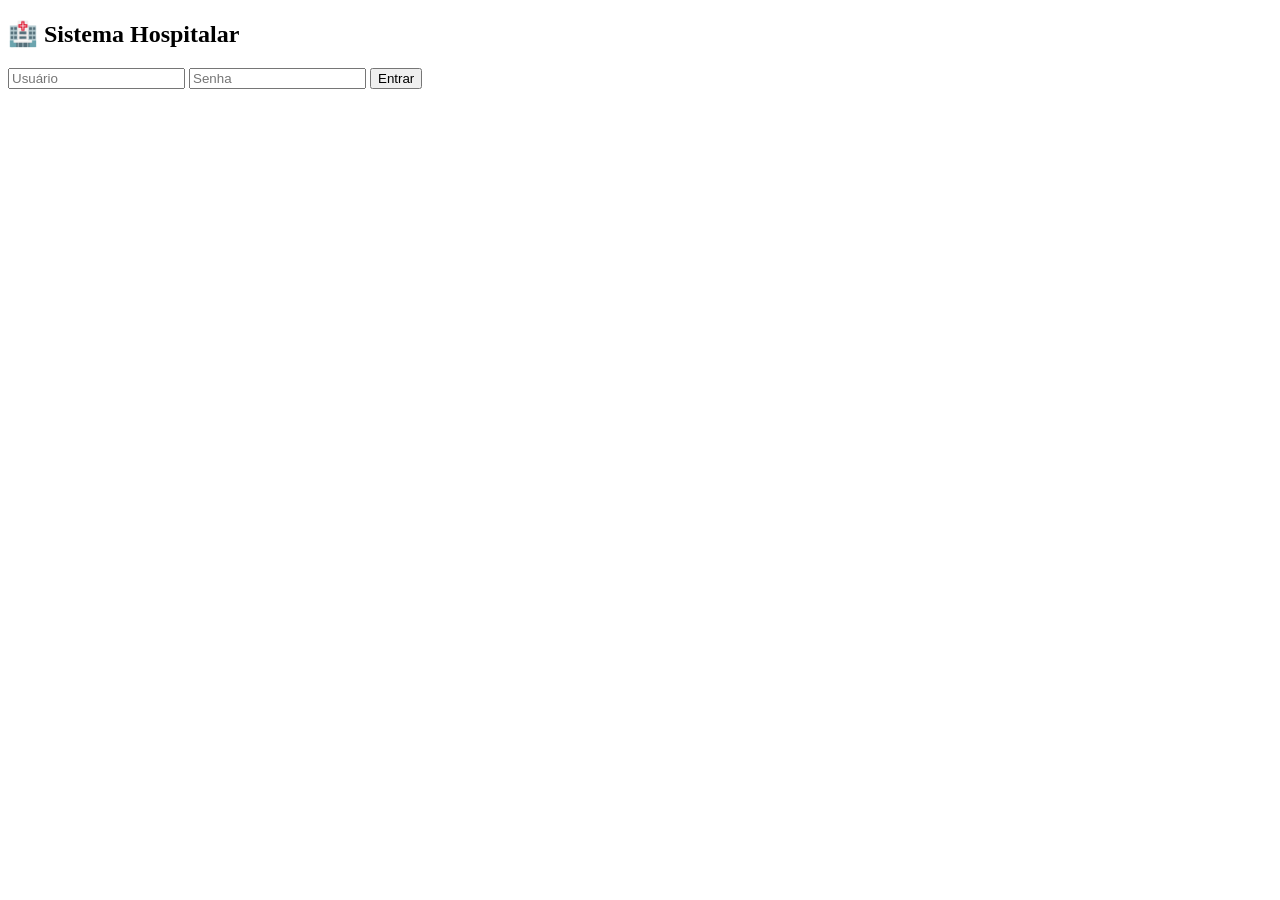
<file: frontend/index.html>
<!DOCTYPE html>
<html lang="pt-BR">
<head>
  <meta charset="UTF-8">
  <meta name="viewport" content="width=device-width, initial-scale=1.0">
  <title>Sistema Hospitalar - Login</title>
  <link rel="stylesheet" href="css/style.css">
</head>

<body>

<div class="container">

  <h2>🏥 Sistema Hospitalar</h2>

  <input id="usuario" type="text" placeholder="Usuário">
  
  <input id="senha" type="password" placeholder="Senha">

  <button type="button" onclick="login()">Entrar</button>

  <p id="mensagem"></p>

</div>

<script>

async function login() {

  const usuario = document.getElementById("usuario").value.trim();
  const senha = document.getElementById("senha").value;

  const mensagem = document.getElementById("mensagem");

  if (!usuario || !senha) {
    mensagem.textContent = "Digite o usuário e a senha.";
    return;
  }

  mensagem.textContent = "Entrando...";

  try {

    const resposta = await fetch("/login", {
      method: "POST",
      headers: {
        "Content-Type": "application/json"
      },
      body: JSON.stringify({
        usuario: usuario,
        senha: senha
      })
    });

    const data = await resposta.json();

    if (!resposta.ok) {
      mensagem.textContent = data.erro || "Usuário ou senha inválidos.";
      return;
    }

    if (data.tipo === "triagem") {
      window.location.href = "triagem.html";
      return;
    }

    if (data.tipo === "medico") {
      window.location.href = "medico.html";
      return;
    }

    if (data.tipo === "atendimento") {
      window.location.href = "atendimento.html";
      return;
    }

    mensagem.textContent = "Tipo de usuário não reconhecido.";

  } catch (erro) {

    console.error(erro);

    mensagem.textContent =
      "Erro ao conectar com o servidor.";

  }

}

</script>

</body>
</html>
</file>
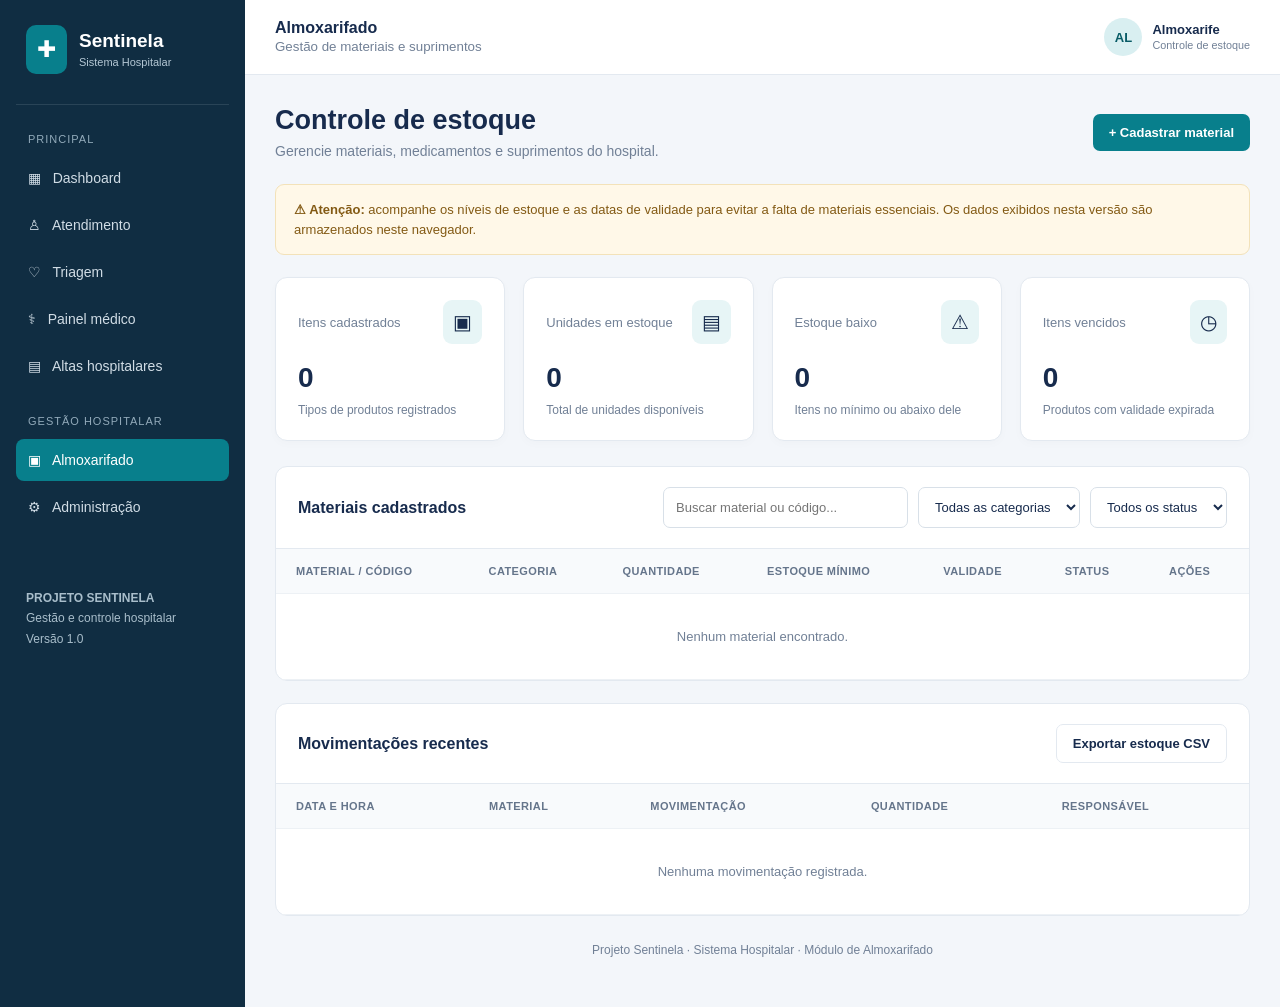
<file: frontend/almoxarifado.html>
<!DOCTYPE html>
<html lang="pt-BR">
<head>
<meta charset="UTF-8">
<meta name="viewport" content="width=device-width, initial-scale=1.0">
<title>Almoxarifado | Projeto Sentinela</title>

<style>
:root {
    --primary: #087f8c;
    --primary-dark: #075b66;
    --bg: #f3f6fa;
    --white: #ffffff;
    --text: #172b4d;
    --muted: #718096;
    --border: #e3e9f0;
    --green: #16845b;
    --red: #d64545;
    --orange: #c47b13;
}

* {
    margin: 0;
    padding: 0;
    box-sizing: border-box;
    font-family: "Segoe UI", Arial, sans-serif;
}

body {
    background: var(--bg);
    color: var(--text);
}

.layout {
    display: flex;
    min-height: 100vh;
}

/* MENU LATERAL */
.sidebar {
    width: 245px;
    background: #102d42;
    color: white;
    padding: 25px 16px;
    flex-shrink: 0;
}

.logo {
    display: flex;
    align-items: center;
    gap: 12px;
    padding: 0 10px 30px;
    border-bottom: 1px solid #294457;
}

.logo-icon {
    background: var(--primary);
    border-radius: 10px;
    padding: 11px;
    font-size: 23px;
}

.logo h2 {
    font-size: 19px;
}

.logo small {
    color: #b5c8d5;
    font-size: 11px;
}

.menu-title {
    font-size: 11px;
    color: #92aaba;
    margin: 28px 12px 12px;
    text-transform: uppercase;
    letter-spacing: 1px;
}

.menu a {
    display: flex;
    align-items: center;
    gap: 12px;
    text-decoration: none;
    color: #d0dce5;
    padding: 13px 12px;
    border-radius: 8px;
    margin-bottom: 5px;
    font-size: 14px;
    transition: .2s;
}

.menu a:hover,
.menu a.active {
    background: var(--primary);
    color: white;
}

.sidebar-footer {
    margin-top: 45px;
    padding: 15px 10px;
    color: #a9becb;
    font-size: 12px;
    line-height: 1.7;
}

/* CONTEÚDO */
.main {
    flex: 1;
    min-width: 0;
}

.topbar {
    height: 75px;
    background: white;
    border-bottom: 1px solid var(--border);
    display: flex;
    justify-content: space-between;
    align-items: center;
    padding: 0 30px;
    gap: 15px;
}

.topbar small {
    color: var(--muted);
}

.user {
    display: flex;
    align-items: center;
    gap: 10px;
    font-size: 13px;
}

.avatar {
    background: #d9eff1;
    color: var(--primary-dark);
    border-radius: 50%;
    width: 38px;
    height: 38px;
    display: grid;
    place-items: center;
    font-weight: bold;
}

.content {
    padding: 30px;
    max-width: 1600px;
    margin: auto;
}

.page-heading {
    display: flex;
    justify-content: space-between;
    align-items: center;
    gap: 20px;
    flex-wrap: wrap;
    margin-bottom: 25px;
}

.page-heading h1 {
    font-size: 27px;
    margin-bottom: 7px;
}

.page-heading p {
    color: var(--muted);
    font-size: 14px;
}

.btn {
    border: none;
    border-radius: 7px;
    padding: 11px 16px;
    cursor: pointer;
    font-weight: 600;
    font-size: 13px;
    transition: .2s;
}

.btn-primary {
    background: var(--primary);
    color: white;
}

.btn-primary:hover {
    background: var(--primary-dark);
}

.btn-light {
    background: white;
    border: 1px solid var(--border);
    color: var(--text);
}

.btn-danger {
    background: #fff0f0;
    color: var(--red);
}

/* INDICADORES */
.stats {
    display: grid;
    grid-template-columns: repeat(4, minmax(0, 1fr));
    gap: 18px;
    margin-bottom: 25px;
}

.stat-card {
    background: white;
    padding: 22px;
    border: 1px solid var(--border);
    border-radius: 12px;
    box-shadow: 0 3px 10px #18324b05;
}

.stat-top {
    display: flex;
    justify-content: space-between;
    align-items: center;
    margin-bottom: 18px;
    gap: 10px;
}

.stat-label {
    font-size: 13px;
    color: var(--muted);
}

.stat-icon {
    background: #e7f5f6;
    padding: 10px;
    border-radius: 9px;
    font-size: 20px;
}

.stat-card h2 {
    font-size: 28px;
    margin-bottom: 6px;
}

.stat-card small {
    font-size: 12px;
    color: var(--muted);
}

/* PAINÉIS */
.panel {
    background: white;
    border: 1px solid var(--border);
    border-radius: 12px;
    margin-bottom: 22px;
    overflow: hidden;
}

.panel-header {
    padding: 20px 22px;
    border-bottom: 1px solid var(--border);
    display: flex;
    justify-content: space-between;
    align-items: center;
    gap: 15px;
    flex-wrap: wrap;
}

.panel-header h3 {
    font-size: 16px;
}

.filters {
    display: flex;
    gap: 10px;
    flex-wrap: wrap;
}

input, select {
    padding: 11px 12px;
    border: 1px solid #d8e0e8;
    border-radius: 7px;
    background: white;
    outline: none;
    color: var(--text);
    font-size: 13px;
}

input:focus, select:focus {
    border-color: var(--primary);
    box-shadow: 0 0 0 2px #087f8c15;
}

.search {
    width: 245px;
}

.table-wrap {
    width: 100%;
    overflow-x: auto;
}

table {
    width: 100%;
    border-collapse: collapse;
    white-space: nowrap;
}

th {
    background: #f8fafc;
    color: #65758b;
    font-size: 11px;
    font-weight: 700;
    text-transform: uppercase;
    letter-spacing: .4px;
}

th, td {
    padding: 16px 20px;
    text-align: left;
    border-bottom: 1px solid #edf1f5;
}

td {
    font-size: 13px;
}

tbody tr:hover {
    background: #f9fbfd;
}

.item-name {
    font-weight: 600;
}

.item-code {
    color: var(--muted);
    font-size: 11px;
    margin-top: 5px;
}

.badge {
    display: inline-block;
    padding: 6px 9px;
    border-radius: 20px;
    font-size: 11px;
    font-weight: 700;
}

.badge-ok {
    color: var(--green);
    background: #e5f7ee;
}

.badge-low {
    color: var(--orange);
    background: #fff3dc;
}

.badge-out {
    color: var(--red);
    background: #ffe8e8;
}

.badge-expired {
    color: #8b2938;
    background: #fce4e8;
}

.actions {
    display: flex;
    gap: 7px;
}

.action-btn {
    border: 1px solid var(--border);
    background: white;
    border-radius: 6px;
    padding: 7px 9px;
    cursor: pointer;
    font-size: 12px;
}

.action-btn:hover {
    border-color: var(--primary);
    color: var(--primary);
}

.empty {
    padding: 35px;
    text-align: center;
    color: var(--muted);
}

.footer {
    padding: 5px 0 20px;
    color: var(--muted);
    font-size: 12px;
    text-align: center;
}

/* MODAL */
.modal {
    display: none;
    position: fixed;
    inset: 0;
    z-index: 10;
    background: #0d223b88;
    justify-content: center;
    align-items: center;
    padding: 20px;
}

.modal.show {
    display: flex;
}

.modal-box {
    background: white;
    border-radius: 14px;
    width: 100%;
    max-width: 560px;
    max-height: 90vh;
    overflow-y: auto;
    box-shadow: 0 20px 60px #0002;
}

.modal-header {
    display: flex;
    justify-content: space-between;
    align-items: center;
    padding: 22px;
    border-bottom: 1px solid var(--border);
}

.modal-header h3 {
    font-size: 18px;
}

.close {
    border: none;
    background: none;
    cursor: pointer;
    font-size: 24px;
    color: var(--muted);
}

.modal-body {
    padding: 22px;
}

.form-grid {
    display: grid;
    grid-template-columns: 1fr 1fr;
    gap: 17px;
}

.field {
    display: flex;
    flex-direction: column;
    gap: 7px;
}

.field label {
    font-size: 12px;
    font-weight: 600;
}

.field input, .field select {
    width: 100%;
}

.full {
    grid-column: 1 / -1;
}

.modal-actions {
    display: flex;
    justify-content: flex-end;
    gap: 10px;
    margin-top: 25px;
}

.notice {
    padding: 15px 18px;
    background: #fff8e8;
    color: #835a14;
    border: 1px solid #f3e2b9;
    border-radius: 9px;
    margin-bottom: 22px;
    font-size: 13px;
    line-height: 1.5;
}

@media(max-width: 1050px) {
    .stats {
        grid-template-columns: repeat(2, 1fr);
    }

    .sidebar {
        width: 205px;
    }
}

@media(max-width: 700px) {
    .sidebar {
        display: none;
    }

    .content {
        padding: 18px 12px;
    }

    .topbar {
        padding: 0 15px;
    }

    .stats {
        gap: 10px;
    }

    .stat-card {
        padding: 15px;
    }

    .stat-card h2 {
        font-size: 23px;
    }

    .search {
        width: 100%;
    }

    .filters {
        width: 100%;
    }

    .filters input, .filters select {
        flex: 1;
        min-width: 120px;
    }

    .form-grid {
        grid-template-columns: 1fr;
    }

    .full {
        grid-column: auto;
    }
}
</style>
</head>

<body>
<div class="layout">

    <aside class="sidebar">
        <div class="logo">
            <div class="logo-icon">✚</div>
            <div>
                <h2>Sentinela</h2>
                <small>Sistema Hospitalar</small>
            </div>
        </div>

        <div class="menu-title">Principal</div>
        <nav class="menu">
            <a href="admin2.html">▦ &nbsp; Dashboard</a>
            <a href="atendimento.html">♙ &nbsp; Atendimento</a>
            <a href="triagem.html">♡ &nbsp; Triagem</a>
            <a href="medico.html">⚕ &nbsp; Painel médico</a>
            <a href="alta.html">▤ &nbsp; Altas hospitalares</a>
        </nav>

        <div class="menu-title">Gestão hospitalar</div>
        <nav class="menu">
            <a href="almoxarifado.html" class="active">▣ &nbsp; Almoxarifado</a>
            <a href="admin2.html">⚙ &nbsp; Administração</a>
        </nav>

        <div class="sidebar-footer">
            <strong>PROJETO SENTINELA</strong><br>
            Gestão e controle hospitalar<br>
            Versão 1.0
        </div>
    </aside>

    <main class="main">
        <header class="topbar">
            <div>
                <strong>Almoxarifado</strong><br>
                <small>Gestão de materiais e suprimentos</small>
            </div>

            <div class="user">
                <div class="avatar">AL</div>
                <div>
                    <strong>Almoxarife</strong><br>
                    <small>Controle de estoque</small>
                </div>
            </div>
        </header>

        <section class="content">
            <div class="page-heading">
                <div>
                    <h1>Controle de estoque</h1>
                    <p>Gerencie materiais, medicamentos e suprimentos do hospital.</p>
                </div>

                <button class="btn btn-primary" onclick="abrirModal()">
                    + Cadastrar material
                </button>
            </div>

            <div class="notice">
                <strong>⚠ Atenção:</strong> acompanhe os níveis de estoque e as
                datas de validade para evitar a falta de materiais essenciais.
                Os dados exibidos nesta versão são armazenados neste navegador.
            </div>

            <div class="stats">
                <div class="stat-card">
                    <div class="stat-top">
                        <span class="stat-label">Itens cadastrados</span>
                        <span class="stat-icon">▣</span>
                    </div>
                    <h2 id="totalItens">0</h2>
                    <small>Tipos de produtos registrados</small>
                </div>

                <div class="stat-card">
                    <div class="stat-top">
                        <span class="stat-label">Unidades em estoque</span>
                        <span class="stat-icon">▤</span>
                    </div>
                    <h2 id="totalUnidades">0</h2>
                    <small>Total de unidades disponíveis</small>
                </div>

                <div class="stat-card">
                    <div class="stat-top">
                        <span class="stat-label">Estoque baixo</span>
                        <span class="stat-icon">⚠</span>
                    </div>
                    <h2 id="estoqueBaixo">0</h2>
                    <small>Itens no mínimo ou abaixo dele</small>
                </div>

                <div class="stat-card">
                    <div class="stat-top">
                        <span class="stat-label">Itens vencidos</span>
                        <span class="stat-icon">◷</span>
                    </div>
                    <h2 id="itensVencidos">0</h2>
                    <small>Produtos com validade expirada</small>
                </div>
            </div>

            <section class="panel">
                <div class="panel-header">
                    <h3>Materiais cadastrados</h3>
                    <div class="filters">
                        <input
                            type="search"
                            id="pesquisa"
                            class="search"
                            placeholder="Buscar material ou código..."
                            oninput="renderizar()"
                        >

                        <select id="filtroCategoria" onchange="renderizar()">
                            <option value="">Todas as categorias</option>
                            <option value="Medicamentos">Medicamentos</option>
                            <option value="Descartáveis">Descartáveis</option>
                            <option value="Equipamentos">Equipamentos</option>
                            <option value="Higiene">Higiene</option>
                            <option value="EPIs">EPIs</option>
                            <option value="Outros">Outros</option>
                        </select>

                        <select id="filtroStatus" onchange="renderizar()">
                            <option value="">Todos os status</option>
                            <option value="ok">Normal</option>
                            <option value="baixo">Estoque baixo</option>
                            <option value="vencido">Vencido</option>
                            <option value="esgotado">Esgotado</option>
                        </select>
                    </div>
                </div>

                <div class="table-wrap">
                    <table>
                        <thead>
                            <tr>
                                <th>Material / Código</th>
                                <th>Categoria</th>
                                <th>Quantidade</th>
                                <th>Estoque mínimo</th>
                                <th>Validade</th>
                                <th>Status</th>
                                <th>Ações</th>
                            </tr>
                        </thead>
                        <tbody id="tabelaEstoque"></tbody>
                    </table>
                </div>
            </section>

            <section class="panel">
                <div class="panel-header">
                    <h3>Movimentações recentes</h3>
                    <button class="btn btn-light" onclick="exportarCSV()">
                        Exportar estoque CSV
                    </button>
                </div>

                <div class="table-wrap">
                    <table>
                        <thead>
                            <tr>
                                <th>Data e hora</th>
                                <th>Material</th>
                                <th>Movimentação</th>
                                <th>Quantidade</th>
                                <th>Responsável</th>
                            </tr>
                        </thead>
                        <tbody id="tabelaMovimentos"></tbody>
                    </table>
                </div>
            </section>

            <div class="footer">
                Projeto Sentinela · Sistema Hospitalar · Módulo de Almoxarifado
            </div>
        </section>
    </main>
</div>

<!-- MODAL DE CADASTRO -->
<div class="modal" id="modalMaterial">
    <div class="modal-box">
        <div class="modal-header">
            <h3 id="tituloModal">Cadastrar material</h3>
            <button class="close" onclick="fecharModal()">×</button>
        </div>

        <form id="formMaterial" class="modal-body">
            <div class="form-grid">
                <div class="field full">
                    <label for="nome">Nome do material *</label>
                    <input id="nome" required maxlength="100"
                           placeholder="Ex.: Luvas descartáveis">
                </div>

                <div class="field">
                    <label for="codigo">Código *</label>
                    <input id="codigo" required maxlength="30"
                           placeholder="Ex.: MAT-001">
                </div>

                <div class="field">
                    <label for="categoria">Categoria *</label>
                    <select id="categoria" required>
                        <option value="">Selecione</option>
                        <option>Medicamentos</option>
                        <option>Descartáveis</option>
                        <option>Equipamentos</option>
                        <option>Higiene</option>
                        <option>EPIs</option>
                        <option>Outros</option>
                    </select>
                </div>

                <div class="field">
                    <label for="quantidade">Quantidade atual *</label>
                    <input id="quantidade" type="number" min="0"
                           step="1" required value="0">
                </div>

                <div class="field">
                    <label for="minimo">Estoque mínimo *</label>
                    <input id="minimo" type="number" min="0"
                           step="1" required value="10">
                </div>

                <div class="field">
                    <label for="validade">Data de validade</label>
                    <input id="validade" type="date">
                </div>

                <div class="field">
                    <label for="unidade">Unidade de medida *</label>
                    <select id="unidade" required>
                        <option value="unidades">Unidades</option>
                        <option value="caixas">Caixas</option>
                        <option value="pacotes">Pacotes</option>
                        <option value="frascos">Frascos</option>
                        <option value="litros">Litros</option>
                        <option value="pares">Pares</option>
                    </select>
                </div>

                <div class="field full">
                    <label for="observacao">Observações</label>
                    <input id="observacao" maxlength="250"
                           placeholder="Informações adicionais (opcional)">
                </div>
            </div>

            <div class="modal-actions">
                <button type="button" class="btn btn-light"
                        onclick="fecharModal()">Cancelar</button>
                <button type="submit" class="btn btn-primary">
                    Salvar material
                </button>
            </div>
        </form>
    </div>
</div>

<!-- MODAL DE ENTRADA E SAÍDA -->
<div class="modal" id="modalMovimento">
    <div class="modal-box">
        <div class="modal-header">
            <h3>Registrar movimentação</h3>
            <button class="close" onclick="fecharMovimento()">×</button>
        </div>

        <form id="formMovimento" class="modal-body">
            <div class="form-grid">
                <div class="field full">
                    <label>Material selecionado</label>
                    <input id="movNome" readonly>
                </div>

                <div class="field">
                    <label for="tipoMovimento">Tipo *</label>
                    <select id="tipoMovimento" required>
                        <option value="Entrada">Entrada</option>
                        <option value="Saída">Saída</option>
                    </select>
                </div>

                <div class="field">
                    <label for="qtdMovimento">Quantidade *</label>
                    <input id="qtdMovimento" type="number"
                           min="1" step="1" required>
                </div>

                <div class="field full">
                    <label for="responsavel">Responsável *</label>
                    <input id="responsavel" required maxlength="80"
                           placeholder="Nome do responsável">
                </div>

                <div class="field full">
                    <label for="motivo">Motivo da movimentação *</label>
                    <input id="motivo" required maxlength="150"
                           placeholder="Ex.: Reposição ou uso na enfermaria">
                </div>
            </div>

            <div class="modal-actions">
                <button type="button" class="btn btn-light"
                        onclick="fecharMovimento()">Cancelar</button>
                <button type="submit" class="btn btn-primary">
                    Confirmar movimentação
                </button>
            </div>
        </form>
    </div>
</div>

<script>
const CHAVE_ESTOQUE = "sentinela_almoxarifado_v1";
const CHAVE_MOVIMENTOS = "sentinela_movimentos_v1";

let materiais = carregar(CHAVE_ESTOQUE, []);
let movimentos = carregar(CHAVE_MOVIMENTOS, []);
let materialEditando = null;
let materialMovimento = null;

function carregar(chave, padrao) {
    try {
        const dados = localStorage.getItem(chave);
        return dados ? JSON.parse(dados) : padrao;
    } catch {
        return padrao;
    }
}

function salvarDados() {
    localStorage.setItem(CHAVE_ESTOQUE, JSON.stringify(materiais));
    localStorage.setItem(CHAVE_MOVIMENTOS, JSON.stringify(movimentos));
}

function escapar(valor) {
    return String(valor ?? "").replace(/[&<>"']/g, caractere => ({
        "&": "&amp;",
        "<": "&lt;",
        ">": "&gt;",
        '"': "&quot;",
        "'": "&#39;"
    })[caractere]);
}

function dataAtual() {
    const agora = new Date();
    const local = new Date(agora.getTime() - agora.getTimezoneOffset() * 60000);
    return local.toISOString().slice(0, 16);
}

function formatarData(data) {
    if (!data) return "Não informada";
    const partes = data.split("-");
    return partes.length === 3
        ? `${partes[2]}/${partes[1]}/${partes[0]}`
        : data;
}

function vencido(item) {
    return !!item.validade &&
        item.validade < new Date().toISOString().slice(0, 10);
}

function statusItem(item) {
    if (vencido(item)) return "vencido";
    if (item.quantidade === 0) return "esgotado";
    if (item.quantidade <= item.minimo) return "baixo";
    return "ok";
}

function nomeStatus(status) {
    return {
        ok: "Normal",
        baixo: "Estoque baixo",
        vencido: "Vencido",
        esgotado: "Esgotado"
    }[status];
}

function classeStatus(status) {
    return {
        ok: "badge-ok",
        baixo: "badge-low",
        vencido: "badge-expired",
        esgotado: "badge-out"
    }[status];
}

function atualizarIndicadores() {
    document.getElementById("totalItens").textContent = materiais.length;

    document.getElementById("totalUnidades").textContent =
        materiais.reduce((soma, item) => soma + item.quantidade, 0)
            .toLocaleString("pt-BR");

    document.getElementById("estoqueBaixo").textContent =
        materiais.filter(item => {
            const status = statusItem(item);
            return status === "baixo" || status === "esgotado";
        }).length;

    document.getElementById("itensVencidos").textContent =
        materiais.filter(vencido).length;
}

function renderizar() {
    atualizarIndicadores();

    const busca = document.getElementById("pesquisa").value
        .trim().toLowerCase();

    const categoria = document.getElementById("filtroCategoria").value;
    const filtro = document.getElementById("filtroStatus").value;

    const lista = materiais.filter(item => {
        const correspondeBusca =
            item.nome.toLowerCase().includes(busca) ||
            item.codigo.toLowerCase().includes(busca);

        return correspondeBusca &&
            (!categoria || item.categoria === categoria) &&
            (!filtro || statusItem(item) === filtro);
    });

    const tabela = document.getElementById("tabelaEstoque");

    if (!lista.length) {
        tabela.innerHTML = `
            <tr><td colspan="7" class="empty">
                Nenhum material encontrado.
            </td></tr>`;
    } else {
        tabela.innerHTML = lista.map(item => {
            const status = statusItem(item);

            return `
            <tr>
                <td>
                    <div class="item-name">${escapar(item.nome)}</div>
                    <div class="item-code">Cód. ${escapar(item.codigo)}</div>
                </td>
                <td>${escapar(item.categoria)}</td>
                <td>${item.quantidade} ${escapar(item.unidade)}</td>
                <td>${item.minimo}</td>
                <td>${formatarData(item.validade)}</td>
                <td>
                    <span class="badge ${classeStatus(status)}">
                        ${nomeStatus(status)}
                    </span>
                </td>
                <td>
                    <div class="actions">
                        <button class="action-btn"
                            onclick="abrirMovimento('${item.id}')"
                            title="Entrada ou saída">± Estoque</button>
                        <button class="action-btn"
                            onclick="editarMaterial('${item.id}')"
                            title="Editar">Editar</button>
                        <button class="action-btn"
                            onclick="excluirMaterial('${item.id}')"
                            title="Excluir">Excluir</button>
                    </div>
                </td>
            </tr>`;
        }).join("");
    }

    renderizarMovimentos();
}

function renderizarMovimentos() {
    const tabela = document.getElementById("tabelaMovimentos");

    if (!movimentos.length) {
        tabela.innerHTML = `
            <tr><td colspan="5" class="empty">
                Nenhuma movimentação registrada.
            </td></tr>`;
        return;
    }

    tabela.innerHTML = movimentos.slice(0, 10).map(mov => `
        <tr>
            <td>${formatarDataHora(mov.data)}</td>
            <td>${escapar(mov.nome)}</td>
            <td>
                <span class="badge ${
                    mov.tipo === "Entrada" ? "badge-ok" : "badge-low"
                }">${escapar(mov.tipo)}</span>
            </td>
            <td>${mov.tipo === "Entrada" ? "+" : "−"}${mov.quantidade}</td>
            <td>${escapar(mov.responsavel)}</td>
        </tr>
    `).join("");
}

function formatarDataHora(data) {
    if (!data) return "—";
    const partes = data.split("T");
    return `${formatarData(partes[0])} ${partes[1] || ""}`;
}

function abrirModal() {
    materialEditando = null;
    document.getElementById("formMaterial").reset();
    document.getElementById("quantidade").value = 0;
    document.getElementById("minimo").value = 10;
    document.getElementById("tituloModal").textContent = "Cadastrar material";
    document.getElementById("codigo").disabled = false;
    document.getElementById("modalMaterial").classList.add("show");
}

function fecharModal() {
    document.getElementById("modalMaterial").classList.remove("show");
}

function editarMaterial(id) {
    const item = materiais.find(m => m.id === id);
    if (!item) return;

    materialEditando = id;

    document.getElementById("tituloModal").textContent = "Editar material";
    document.getElementById("nome").value = item.nome;
    document.getElementById("codigo").value = item.codigo;
    document.getElementById("codigo").disabled = true;
    document.getElementById("categoria").value = item.categoria;
    document.getElementById("quantidade").value = item.quantidade;
    document.getElementById("minimo").value = item.minimo;
    document.getElementById("validade").value = item.validade || "";
    document.getElementById("unidade").value = item.unidade;
    document.getElementById("observacao").value = item.observacao || "";

    document.getElementById("modalMaterial").classList.add("show");
}

document.getElementById("formMaterial").addEventListener("submit", event => {
    event.preventDefault();

    const nome = document.getElementById("nome").value.trim();
    const codigo = document.getElementById("codigo").value.trim();
    const categoria = document.getElementById("categoria").value;
    const quantidade = Number(document.getElementById("quantidade").value);
    const minimo = Number(document.getElementById("minimo").value);
    const validade = document.getElementById("validade").value;
    const unidade = document.getElementById("unidade").value;
    const observacao = document.getElementById("observacao").value.trim();

    if (!nome || !codigo || !categoria ||
        !Number.isInteger(quantidade) || quantidade < 0 ||
        !Number.isInteger(minimo) || minimo < 0) {
        alert("Confira os campos obrigatórios e as quantidades.");
        return;
    }

    const codigoExiste = materiais.some(item =>
        item.codigo.toLowerCase() === codigo.toLowerCase() &&
        item.id !== materialEditando
    );

    if (codigoExiste) {
        alert("Já existe um material cadastrado com esse código.");
        return;
    }

    if (validade && !/^\d{4}-\d{2}-\d{2}$/.test(validade)) {
        alert("Informe uma data de validade válida.");
        return;
    }

    if (materialEditando) {
        const index = materiais.findIndex(m => m.id === materialEditando);
        if (index === -1) return;

        // A edição de cadastro não representa uma movimentação física.
        // Para alterar o estoque, utilize o botão ± Estoque.
        materiais[index] = {
            ...materiais[index],
            nome, categoria, quantidade, minimo,
            validade, unidade, observacao
        };
    } else {
        materiais.push({
            id: crypto.randomUUID(),
            nome, codigo, categoria, quantidade,
            minimo, validade, unidade, observacao
        });
    }

    salvarDados();
    fecharModal();
    renderizar();
});

function excluirMaterial(id) {
    const item = materiais.find(m => m.id === id);
    if (!item) return;

    if (!confirm(`Deseja excluir o cadastro de "${item.nome}"?`)) return;

    materiais = materiais.filter(m => m.id !== id);
    salvarDados();
    renderizar();
}

function abrirMovimento(id) {
    const item = materiais.find(m => m.id === id);
    if (!item) return;

    materialMovimento = id;
    document.getElementById("formMovimento").reset();
    document.getElementById("movNome").value =
        `${item.nome} — Estoque atual: ${item.quantidade} ${item.unidade}`;

    document.getElementById("qtdMovimento").value = 1;
    document.getElementById("modalMovimento").classList.add("show");
}

function fecharMovimento() {
    document.getElementById("modalMovimento").classList.remove("show");
}

document.getElementById("formMovimento").addEventListener("submit", event => {
    event.preventDefault();

    const item = materiais.find(m => m.id === materialMovimento);
    if (!item) return;

    const tipo = document.getElementById("tipoMovimento").value;
    const quantidade = Number(document.getElementById("qtdMovimento").value);
    const responsavel = document.getElementById("responsavel").value.trim();
    const motivo = document.getElementById("motivo").value.trim();

    if (!Number.isInteger(quantidade) || quantidade <= 0 ||
        !responsavel || !motivo) {
        alert("Preencha os campos corretamente.");
        return;
    }

    if (tipo === "Saída" && quantidade > item.quantidade) {
        alert("Estoque insuficiente para realizar essa saída.");
        return;
    }

    if (tipo === "Entrada") {
        item.quantidade += quantidade;
    } else {
        item.quantidade -= quantidade;
    }

    movimentos.unshift({
        id: crypto.randomUUID(),
        materialId: item.id,
        nome: item.nome,
        tipo,
        quantidade,
        responsavel,
        motivo,
        data: dataAtual()
    });

    salvarDados();
    fecharMovimento();
    renderizar();

    alert("Movimentação registrada com sucesso.");
});

function exportarCSV() {
    if (!materiais.length) {
        alert("Não há materiais para exportar.");
        return;
    }

    const colunas = [
        "Código", "Nome", "Categoria", "Quantidade",
        "Unidade", "Estoque mínimo", "Validade", "Status"
    ];

    const linhas = materiais.map(item => [
        item.codigo,
        item.nome,
        item.categoria,
        item.quantidade,
        item.unidade,
        item.minimo,
        item.validade || "",
        nomeStatus(statusItem(item))
    ]);

    const csv = [colunas, ...linhas].map(linha =>
        linha.map(valor =>
            '"' + String(valor).replace(/"/g, '""') + '"'
        ).join(";")
    ).join("\r\n");

    const blob = new Blob(["\uFEFF" + csv], {
        type: "text/csv;charset=utf-8;"
    });

    const url = URL.createObjectURL(blob);
    const link = document.createElement("a");
    link.href = url;
    link.download = "estoque-sentinela.csv";
    link.click();
    URL.revokeObjectURL(url);
}

document.getElementById("modalMaterial").addEventListener("click", event => {
    if (event.target.id === "modalMaterial") fecharModal();
});

document.getElementById("modalMovimento").addEventListener("click", event => {
    if (event.target.id === "modalMovimento") fecharMovimento();
});

// Inicia o painel.
renderizar();
</script>
</body>
</html>
</file>
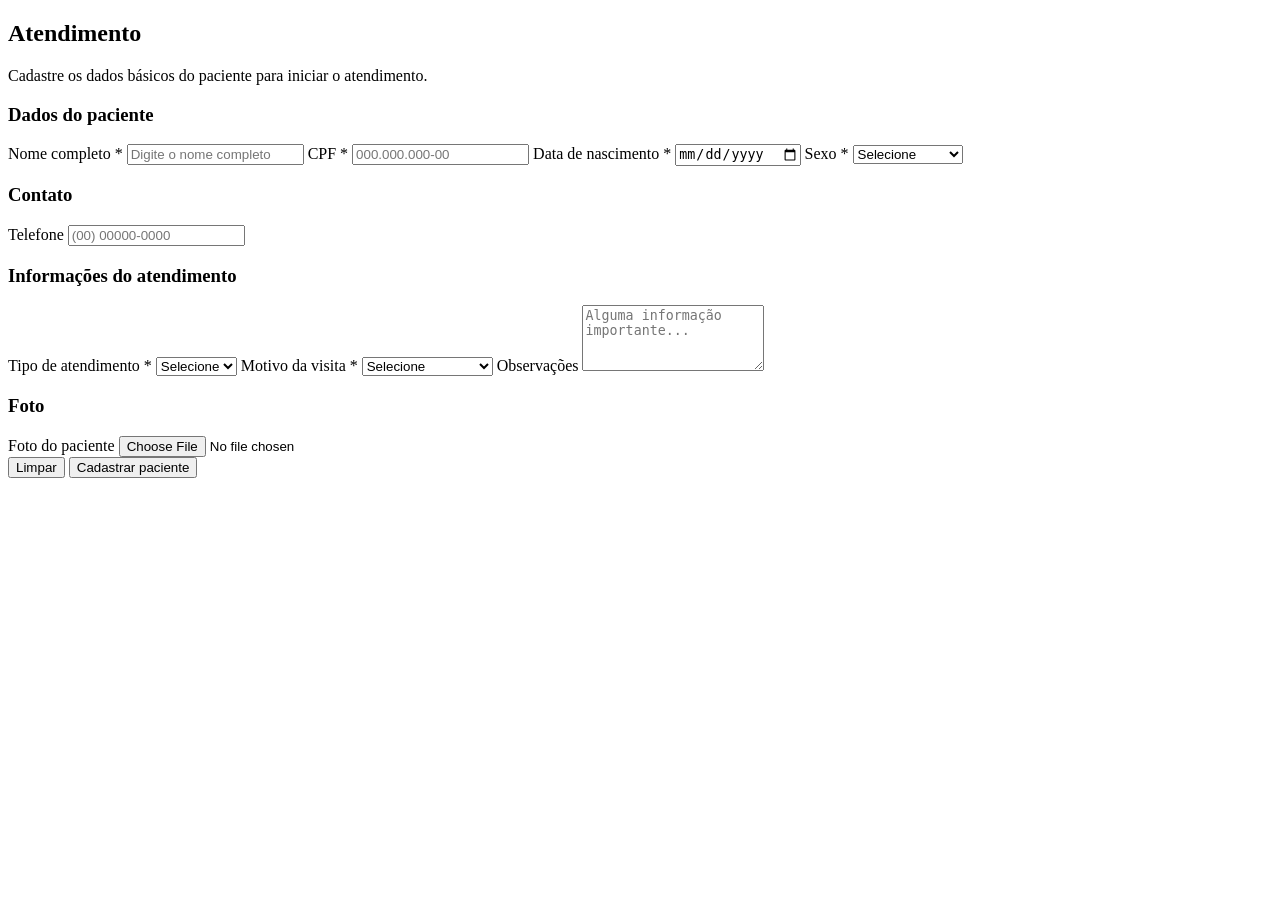
<file: frontend/atendimento.html>
<!DOCTYPE html>
<html lang="pt-BR">

<head>
  <meta charset="UTF-8">
  <meta name="viewport" content="width=device-width, initial-scale=1.0">

  <title>Atendimento</title>

  <link rel="stylesheet" href="css/style.css">
</head>

<body>

<div class="container">

  <h2>Atendimento</h2>
  <p>Cadastre os dados básicos do paciente para iniciar o atendimento.</p>

  <form id="formAtendimento">

    <!-- DADOS DO PACIENTE -->

    <h3>Dados do paciente</h3>

    <label for="nome">Nome completo *</label>
    <input
      type="text"
      id="nome"
      placeholder="Digite o nome completo"
      required
    >

    <label for="cpf">CPF *</label>
    <input
      type="text"
      id="cpf"
      placeholder="000.000.000-00"
      maxlength="14"
      required
    >

    <label for="data">Data de nascimento *</label>
    <input
      type="date"
      id="data"
      required
    >

    <label for="sexo">Sexo *</label>
    <select id="sexo" required>
      <option value="">Selecione</option>
      <option value="Feminino">Feminino</option>
      <option value="Masculino">Masculino</option>
      <option value="Outro">Outro</option>
      <option value="Não informado">Não informado</option>
    </select>


    <!-- CONTATO -->

    <h3>Contato</h3>

    <label for="telefone">Telefone</label>
    <input
      type="tel"
      id="telefone"
      placeholder="(00) 00000-0000"
      maxlength="15"
    >


    <!-- ATENDIMENTO -->

    <h3>Informações do atendimento</h3>

    <label for="tipo">Tipo de atendimento *</label>

    <select id="tipo" required>
      <option value="">Selecione</option>
      <option value="Particular">Particular</option>
      <option value="Convenio">Convênio</option>
      <option value="SUS">SUS</option>
    </select>


    <div id="dadosConvenio" style="display: none;">

      <label for="convenio">Convênio</label>

      <select id="convenio">

        <option value="">Selecione</option>

        <option value="Unimed">Unimed</option>
        <option value="Bradesco Saúde">Bradesco Saúde</option>
        <option value="Amil">Amil</option>
        <option value="SulAmérica">SulAmérica</option>
        <option value="NotreDame">NotreDame</option>
        <option value="Outro">Outro</option>

      </select>


      <label for="numeroCarteirinha">
        Número da carteirinha
      </label>

      <input
        type="text"
        id="numeroCarteirinha"
        placeholder="Número da carteirinha"
      >

    </div>


    <label for="motivo">Motivo da visita *</label>

    <select id="motivo" required>

      <option value="">Selecione</option>

      <option value="Consulta">
        Consulta
      </option>

      <option value="Retorno">
        Retorno
      </option>

      <option value="Exame">
        Exame
      </option>

      <option value="Acompanhamento">
        Acompanhamento
      </option>

      <option value="Urgência">
        Urgência
      </option>

      <option value="Outro">
        Outro
      </option>

    </select>


    <label for="observacoes">
      Observações
    </label>

    <textarea
      id="observacoes"
      rows="4"
      placeholder="Alguma informação importante..."
    ></textarea>


    <!-- FOTO -->

    <h3>Foto</h3>

    <label for="foto">
      Foto do paciente
    </label>

    <input
      type="file"
      id="foto"
      accept="image/*"
    >


    <!-- BOTÕES -->

    <div class="botoes">

      <button
        type="reset"
        class="btn-limpar"
      >
        Limpar
      </button>

      <button
        type="submit"
        class="btn-cadastrar"
      >
        Cadastrar paciente
      </button>

    </div>

  </form>

</div>


<script>

/* ============================
   MOSTRAR CONVÊNIO
============================ */

const tipo = document.getElementById("tipo");

const dadosConvenio =
  document.getElementById("dadosConvenio");

tipo.addEventListener("change", function () {

  if (this.value === "Convenio") {

    dadosConvenio.style.display = "block";

  } else {

    dadosConvenio.style.display = "none";

    document.getElementById("convenio").value = "";
    document.getElementById("numeroCarteirinha").value = "";

  }

});


/* ============================
   MÁSCARA CPF
============================ */

document
  .getElementById("cpf")
  .addEventListener("input", function () {

    let valor = this.value.replace(/\D/g, "");

    valor = valor.substring(0, 11);

    valor = valor.replace(
      /(\d{3})(\d)/,
      "$1.$2"
    );

    valor = valor.replace(
      /(\d{3})(\d)/,
      "$1.$2"
    );

    valor = valor.replace(
      /(\d{3})(\d{1,2})$/,
      "$1-$2"
    );

    this.value = valor;

  });


/* ============================
   MÁSCARA TELEFONE
============================ */

document
  .getElementById("telefone")
  .addEventListener("input", function () {

    let valor = this.value.replace(/\D/g, "");

    valor = valor.substring(0, 11);

    if (valor.length <= 10) {

      valor = valor.replace(
        /(\d{2})(\d)/,
        "($1) $2"
      );

      valor = valor.replace(
        /(\d{4})(\d)/,
        "$1-$2"
      );

    } else {

      valor = valor.replace(
        /(\d{2})(\d)/,
        "($1) $2"
      );

      valor = valor.replace(
        /(\d{5})(\d)/,
        "$1-$2"
      );

    }

    this.value = valor;

  });


/* ============================
   CADASTRAR
============================ */

document
  .getElementById("formAtendimento")
  .addEventListener("submit", async function (event) {

    event.preventDefault();

    const paciente = {

      nome:
        document.getElementById("nome").value,

      cpf:
        document.getElementById("cpf").value,

      data:
        document.getElementById("data").value,

      sexo:
        document.getElementById("sexo").value,

      telefone:
        document.getElementById("telefone").value,

      tipo:
        document.getElementById("tipo").value,

      convenio:
        document.getElementById("convenio").value,

      numeroCarteirinha:
        document.getElementById("numeroCarteirinha").value,

      motivo:
        document.getElementById("motivo").value,

      observacoes:
        document.getElementById("observacoes").value

    };


    try {

      const response = await fetch(
  "/atendimento",
  {

          method: "POST",

          headers: {
            "Content-Type": "application/json"
          },

          body: JSON.stringify(paciente)
        }
      );


      if (!response.ok) {

        throw new Error(
          "Erro ao cadastrar paciente"
        );

      }


      const data = await response.json();

      console.log(
        "Paciente salvo:",
        data
      );


      alert(
        "Paciente cadastrado com sucesso!"
      );


      document
        .getElementById("formAtendimento")
        .reset();


      dadosConvenio.style.display = "none";


    } catch (error) {

      console.error(error);

      alert(
        "Erro ao salvar o paciente."
      );

    }

  });

</script>

</body>

</html>
</file>
<file: frontend/css/style.css>
border: 1px solid #cfe1ec;
  border-radius: 8px;
}

.admin-tv-card .tv-label {
  display: block;
  margin-bottom: 7px;
  color: #71818b;
  font-size: 11px;
  font-weight: 700;
  text-transform: uppercase;
}

.admin-tv-card .tv-number {
  display: block;
  color: #0d47a1;
  font-size: 34px;
  font-weight: 800;
}

.admin-tv-card .tv-patient {
  margin-top: 5px;
  color: #344955;
  font-size: 13px;
}

.admin-btn {
  width: auto;
  margin: 0;
  padding: 8px 12px;
  border: 1px solid #2980c2;
  border-radius: 5px;
  background: #4398d7;
  color: #fff;
  font-size: 12px;
  font-weight: 700;
  cursor: pointer;
}

.admin-btn:hover {
  background: #3187c6;
  border-color: #2475af;
}

.admin-btn-secondary {
  background: #607d8b;
  border-color: #546e7a;
}

.admin-btn-danger {
  background: #ed4d4d;
  border-color: #d73737;
}

.admin-footer {
  padding: 18px 0 5px;
  color: #8a969e;
  text-align: center;
  font-size: 11px;
}

@media (max-width: 1200px) {
  .admin-stats {
    grid-template-columns: repeat(3, 1fr);
  }

  .admin-queues {
    grid-template-columns: 1fr;
  }
}

@media (max-width: 900px) {
  .admin-sidebar {
    width: 200px;
  }

  .admin-content {
    width: calc(100% - 200px);
    margin-left: 200px;
    padding: 18px;
  }

  .admin-grid-2,
  .admin-grid-3 {
    grid-template-columns: 1fr;
  }

  .admin-tv {
    grid-template-columns: 1fr;
  }
}

@media (max-width: 650px) {
  .admin-sidebar {
    position: relative;
    width: 100%;
    height: auto;
  }

  .admin-layout {
    display: block;
  }

  .admin-content {
    width: 100%;
    margin-left: 0;
    padding: 14px;
  }

  .admin-user {
    position: static;
    margin-top: 12px;
  }

  .admin-stats {
    grid-template-columns: repeat(2, 1fr);
  }

  .admin-header {
    align-items: flex-start;
    flex-direction: column;
  }

  .admin-risk-grid {
    grid-template-columns: 1fr;
  }

  .admin-flow-item {
    grid-template-columns: 85px 1fr 30px;
  }
}

@media (max-width: 420px) {
  .admin-stats {
    grid-template-columns: 1fr;
  }

  .admin-flow-item {
    grid-template-columns: 1fr;
  }
}
</file>
